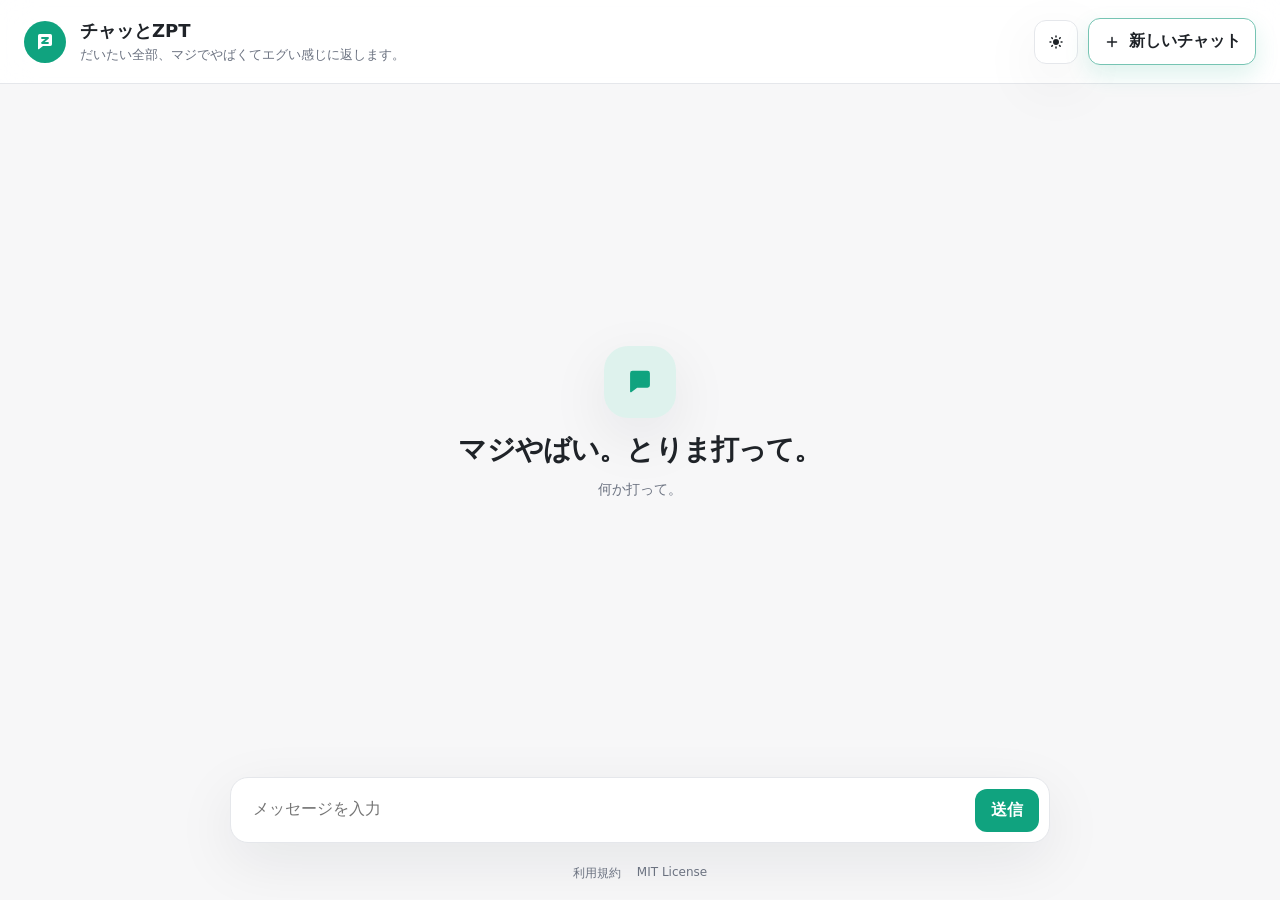
<file: index.html>
<!doctype html>
<html lang="ja">

<head>
  <meta charset="utf-8">
  <meta name="viewport" content="width=device-width, initial-scale=1">
  <meta name="description"
    content="「現代人の語彙力の低下＝昔のLLMっぽい」という意図を表現したインタラクティブアート作品。「やばい」「エグい」などの代替トークンだけで返答するチャット風Webアプリです。">
  <title>チャッとZPT</title>
  <link rel="stylesheet" href="styles.css">
</head>

<body>
  <div class="app-shell">
    <main class="chat-panel">
      <header class="topbar">
        <div class="topbar-left">
          <div class="topbar-logo" aria-hidden="true">
            <svg viewBox="0 0 24 24">
              <path
                d="M5 5.75A1.75 1.75 0 0 1 6.75 4h10.5A1.75 1.75 0 0 1 19 5.75v8.5A1.75 1.75 0 0 1 17.25 16H10l-4.2 3.15A.5.5 0 0 1 5 18.75v-13Z" />
              <path d="M9 8h6l-6 5h6" class="avatar-cut" />
            </svg>
          </div>
          <div>
            <h1>チャッとZPT</h1>
            <p>だいたい全部、マジでやばくてエグい感じに返します。</p>
          </div>
        </div>
        <div class="topbar-actions">
          <button class="theme-toggle" type="button" id="themeToggleButton" aria-label="ダークモードに切り替え">
            <svg viewBox="0 0 24 24" aria-hidden="true">
              <path
                d="M12 3a1 1 0 0 1 1 1v1.2a1 1 0 1 1-2 0V4a1 1 0 0 1 1-1Zm6.36 2.64a1 1 0 0 1 0 1.41l-.85.85a1 1 0 0 1-1.41-1.41l.85-.85a1 1 0 0 1 1.41 0ZM12 8a4 4 0 1 1 0 8 4 4 0 0 1 0-8Zm9 4a1 1 0 0 1-1 1h-1.2a1 1 0 1 1 0-2H20a1 1 0 0 1 1 1Zm-3.49 4.1.85.85a1 1 0 0 1-1.41 1.41l-.85-.85a1 1 0 1 1 1.41-1.41ZM12 17.8a1 1 0 0 1 1 1V20a1 1 0 1 1-2 0v-1.2a1 1 0 0 1 1-1Zm-5.51-1.7a1 1 0 0 1 1.41 1.41l-.85.85a1 1 0 0 1-1.41-1.41l.85-.85ZM6.2 12a1 1 0 0 1-1 1H4a1 1 0 1 1 0-2h1.2a1 1 0 0 1 1 1Zm1.7-5.51A1 1 0 0 1 6.49 7.9l-.85-.85a1 1 0 0 1 1.41-1.41l.85.85Z" />
            </svg>
          </button>
          <button class="new-chat" type="button" id="newChatButton">
            <svg viewBox="0 0 24 24" aria-hidden="true">
              <path
                d="M12 5a1 1 0 0 1 1 1v5h5a1 1 0 1 1 0 2h-5v5a1 1 0 1 1-2 0v-5H6a1 1 0 1 1 0-2h5V6a1 1 0 0 1 1-1Z" />
            </svg>
            <span>新しいチャット</span>
          </button>
        </div>
      </header>

      <section class="messages" id="messages" aria-live="polite" aria-label="メッセージ">
        <article class="message assistant-message">
          <div class="avatar" aria-hidden="true">
            <svg viewBox="0 0 24 24">
              <path
                d="M5 5.75A1.75 1.75 0 0 1 6.75 4h10.5A1.75 1.75 0 0 1 19 5.75v8.5A1.75 1.75 0 0 1 17.25 16H10l-4.2 3.15A.5.5 0 0 1 5 18.75v-13Z" />
              <path d="M9 8h6l-6 5h6" class="avatar-cut" />
            </svg>
          </div>
          <div class="bubble">
            <p>マジやばい。それエグいわ。何でも投げて。</p>
          </div>
        </article>
      </section>

      <form class="composer" id="composer">
        <label class="sr-only" for="promptInput">メッセージ</label>
        <textarea id="promptInput" name="prompt" rows="1" placeholder="メッセージを入力" autocomplete="off"></textarea>
        <button type="submit" aria-label="送信">送信</button>
      </form>

      <footer class="legal-footer" aria-label="法務情報">
        <a href="terms.html">利用規約</a>
        <a href="license.html">MIT License</a>
      </footer>
    </main>
  </div>

  <script src="script.js"></script>
</body>

</html>
</file>
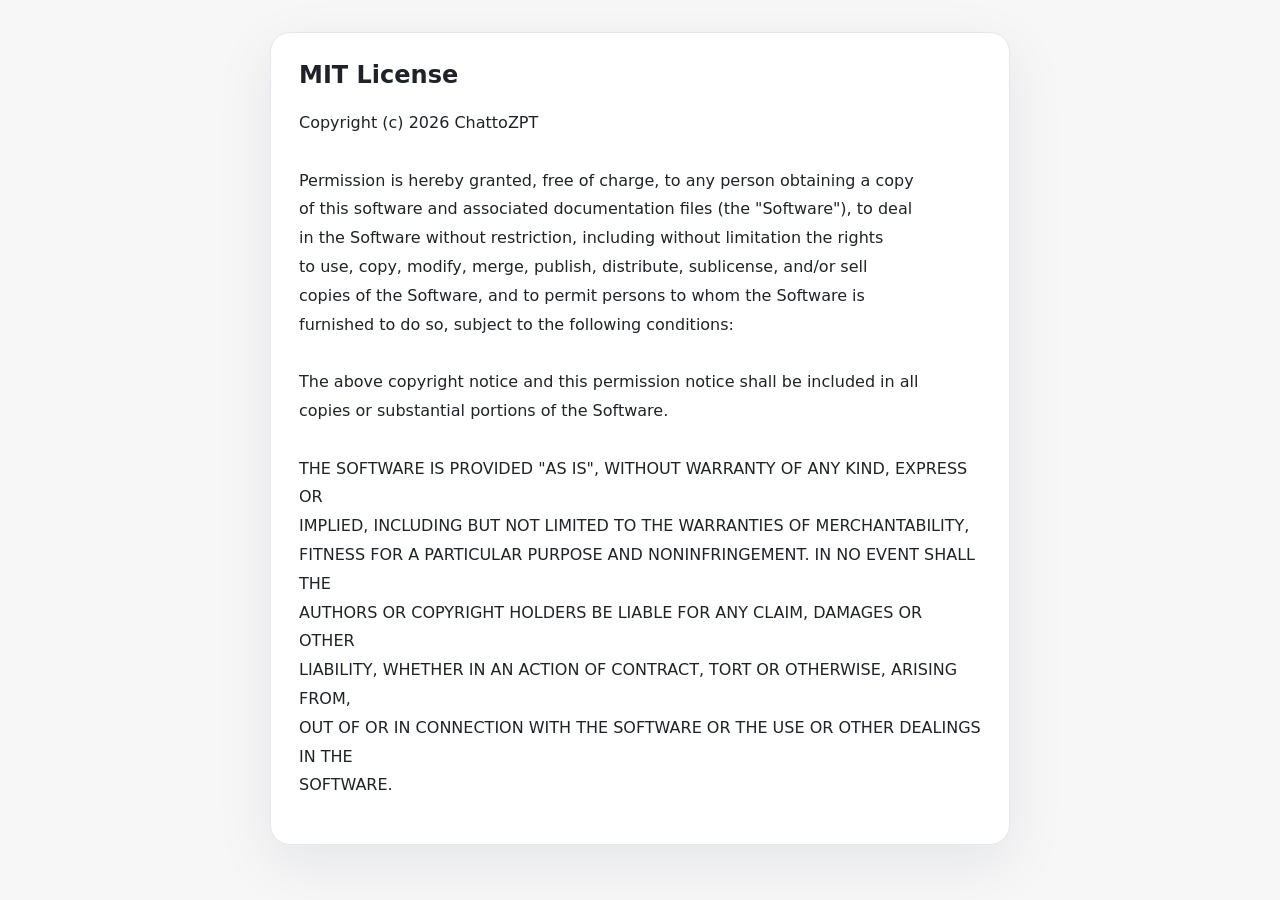
<file: license.html>
<!doctype html>
<html lang="ja">
  <head>
    <meta charset="utf-8">
    <meta name="viewport" content="width=device-width, initial-scale=1">
    <title>MIT License - チャッとZPT</title>
    <link rel="stylesheet" href="styles.css">
    <style>
      body {
        overflow: auto;
      }

      .doc-page {
        max-width: 780px;
        margin: 0 auto;
        padding: 32px 20px 48px;
      }

      .doc-card {
        padding: 28px;
        border: 1px solid var(--line);
        border-radius: 20px;
        background: var(--panel);
        box-shadow: var(--shadow);
      }

      .doc-card h1 {
        margin: 0 0 20px;
      }

      .doc-card p {
        color: var(--text);
        line-height: 1.8;
        white-space: pre-wrap;
      }
    </style>
  </head>
  <body>
    <main class="doc-page">
      <article class="doc-card">
        <h1>MIT License</h1>
        <p>Copyright (c) 2026 ChattoZPT

Permission is hereby granted, free of charge, to any person obtaining a copy
of this software and associated documentation files (the "Software"), to deal
in the Software without restriction, including without limitation the rights
to use, copy, modify, merge, publish, distribute, sublicense, and/or sell
copies of the Software, and to permit persons to whom the Software is
furnished to do so, subject to the following conditions:

The above copyright notice and this permission notice shall be included in all
copies or substantial portions of the Software.

THE SOFTWARE IS PROVIDED "AS IS", WITHOUT WARRANTY OF ANY KIND, EXPRESS OR
IMPLIED, INCLUDING BUT NOT LIMITED TO THE WARRANTIES OF MERCHANTABILITY,
FITNESS FOR A PARTICULAR PURPOSE AND NONINFRINGEMENT. IN NO EVENT SHALL THE
AUTHORS OR COPYRIGHT HOLDERS BE LIABLE FOR ANY CLAIM, DAMAGES OR OTHER
LIABILITY, WHETHER IN AN ACTION OF CONTRACT, TORT OR OTHERWISE, ARISING FROM,
OUT OF OR IN CONNECTION WITH THE SOFTWARE OR THE USE OR OTHER DEALINGS IN THE
SOFTWARE.</p>
      </article>
    </main>
  </body>
</html>
</file>
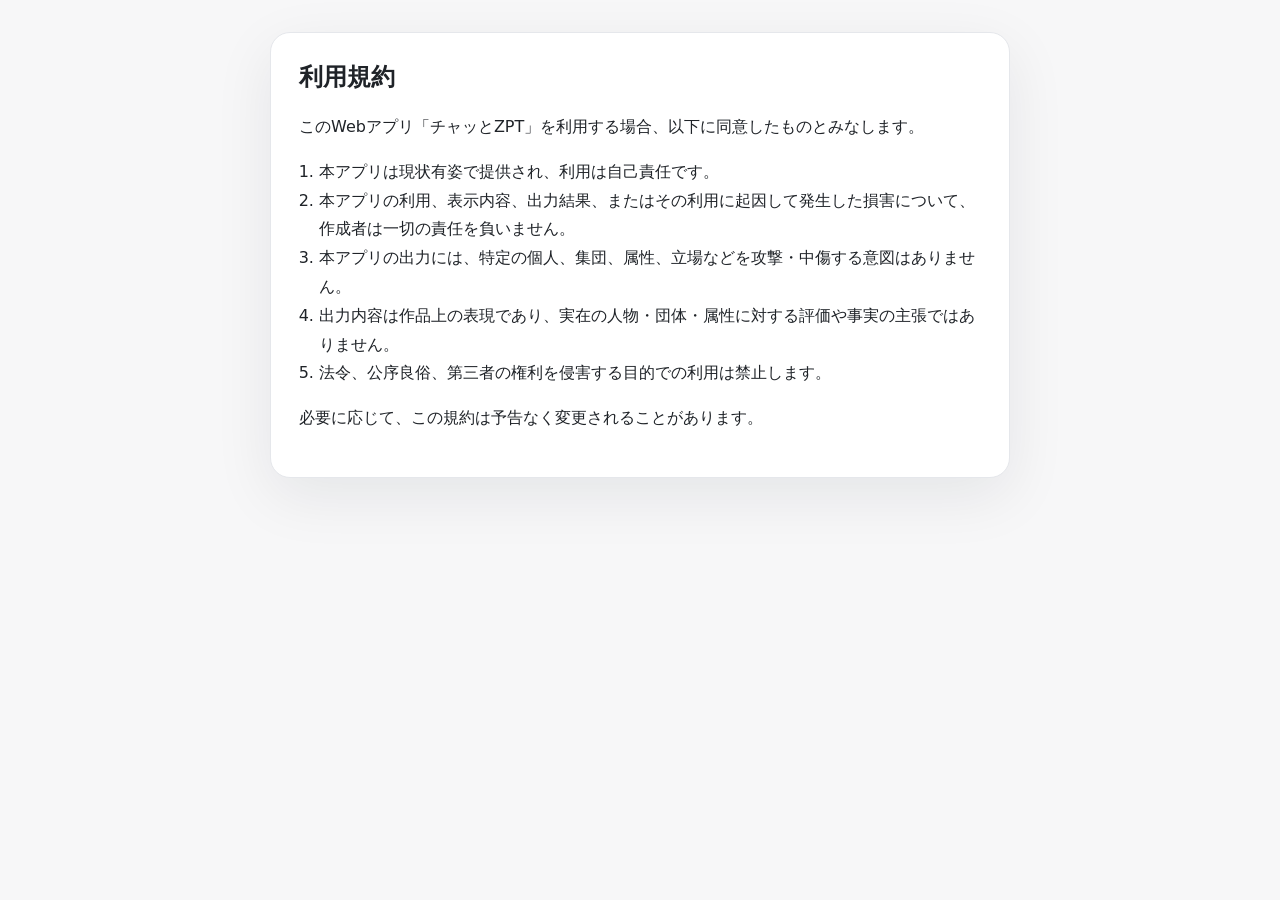
<file: terms.html>
<!doctype html>
<html lang="ja">
  <head>
    <meta charset="utf-8">
    <meta name="viewport" content="width=device-width, initial-scale=1">
    <title>利用規約 - チャッとZPT</title>
    <link rel="stylesheet" href="styles.css">
    <style>
      body {
        overflow: auto;
      }

      .doc-page {
        max-width: 780px;
        margin: 0 auto;
        padding: 32px 20px 48px;
      }

      .doc-card {
        padding: 28px;
        border: 1px solid var(--line);
        border-radius: 20px;
        background: var(--panel);
        box-shadow: var(--shadow);
      }

      .doc-card h1 {
        margin: 0 0 20px;
      }

      .doc-card h2 {
        margin: 24px 0 10px;
      }

      .doc-card p,
      .doc-card li {
        color: var(--text);
        line-height: 1.8;
      }

      .doc-card ol {
        padding-left: 20px;
      }

      .doc-card a {
        color: var(--accent);
      }
    </style>
  </head>
  <body>
    <main class="doc-page">
      <article class="doc-card">
        <h1>利用規約</h1>
        <p>このWebアプリ「チャッとZPT」を利用する場合、以下に同意したものとみなします。</p>
        <ol>
          <li>本アプリは現状有姿で提供され、利用は自己責任です。</li>
          <li>本アプリの利用、表示内容、出力結果、またはその利用に起因して発生した損害について、作成者は一切の責任を負いません。</li>
          <li>本アプリの出力には、特定の個人、集団、属性、立場などを攻撃・中傷する意図はありません。</li>
          <li>出力内容は作品上の表現であり、実在の人物・団体・属性に対する評価や事実の主張ではありません。</li>
          <li>法令、公序良俗、第三者の権利を侵害する目的での利用は禁止します。</li>
        </ol>
        <p>必要に応じて、この規約は予告なく変更されることがあります。</p>
      </article>
    </main>
  </body>
</html>
</file>
<file: styles.css>
:root {
  --bg: #f7f7f8;
  --panel: #ffffff;
  --text: #1f2328;
  --muted: #6b7280;
  --line: #e5e7eb;
  --accent: #10a37f;
  --accent-dark: #0f8f70;
  --assistant: #e9ecef;
  --user: #d8f3e8;
  --bubble-line: #d4d9df;
  --user-bubble-line: #9edbc7;
  --topbar: rgba(255, 255, 255, 0.9);
  --button: #ffffff;
  --button-hover: #eef2f7;
  --icon-on-accent: #ffffff;
  --shadow: 0 18px 60px rgba(15, 23, 42, 0.08);
  color-scheme: light;
}

[data-theme="dark"] {
  --bg: #101214;
  --panel: #181b1f;
  --text: #f3f4f6;
  --muted: #a1a8b3;
  --line: #2b3036;
  --accent: #19c99c;
  --accent-dark: #12ac84;
  --assistant: #20242a;
  --user: #153f35;
  --bubble-line: #303741;
  --user-bubble-line: #1d604f;
  --topbar: rgba(16, 18, 20, 0.9);
  --button: #22272e;
  --button-hover: #2d333b;
  --shadow: 0 18px 60px rgba(0, 0, 0, 0.36);
  color-scheme: dark;
}

* {
  box-sizing: border-box;
}

html {
  height: 100%;
}

body {
  margin: 0;
  height: 100%;
  overflow: hidden;
  background: var(--bg);
  color: var(--text);
  font-family: ui-sans-serif, system-ui, -apple-system, BlinkMacSystemFont, "Segoe UI", sans-serif;
}

button,
textarea {
  font: inherit;
}

.app-shell {
  height: 100dvh;
  min-height: 0;
}

.new-chat {
  display: inline-flex;
  align-items: center;
  gap: 8px;
  flex: 0 0 auto;
  border: 1px solid color-mix(in srgb, var(--accent) 52%, var(--line));
  border-radius: 12px;
  background: var(--button);
  color: var(--text);
  cursor: pointer;
  padding: 12px 14px;
  font-weight: 700;
  box-shadow: 0 10px 24px rgba(16, 163, 127, 0.14);
}

.new-chat:hover {
  background: var(--button-hover);
}

.new-chat svg,
.theme-toggle svg {
  width: 18px;
  height: 18px;
  fill: currentColor;
}

.chat-panel {
  display: grid;
  grid-template-rows: auto 1fr auto;
  min-width: 0;
  min-height: 0;
  height: 100%;
}

.topbar {
  display: flex;
  align-items: center;
  justify-content: space-between;
  flex: 0 0 auto;
  gap: 14px;
  padding: 18px 24px;
  border-bottom: 1px solid var(--line);
  background: var(--topbar);
  backdrop-filter: blur(16px);
}

.topbar-left {
  display: flex;
  align-items: center;
  gap: 14px;
}

.topbar-logo {
  display: grid;
  width: 42px;
  height: 42px;
  place-items: center;
  flex-shrink: 0;
  border-radius: 999px;
  background: var(--accent);
  color: var(--icon-on-accent);
}

.topbar-logo svg {
  width: 24px;
  height: 24px;
  fill: currentColor;
}

.topbar-actions {
  display: flex;
  align-items: center;
  gap: 10px;
  margin-left: auto;
}

.theme-toggle {
  display: inline-grid;
  width: 44px;
  height: 44px;
  place-items: center;
  border: 1px solid var(--line);
  border-radius: 12px;
  background: var(--button);
  color: var(--text);
  cursor: pointer;
  box-shadow: var(--shadow);
}

.theme-toggle:hover {
  background: var(--button-hover);
}

.topbar h1 {
  margin: 0;
  font-size: 18px;
}

.topbar p {
  margin: 3px 0 0;
  color: var(--muted);
  font-size: 13px;
}

.messages {
  position: relative;
  display: grid;
  align-content: start;
  min-height: 0;
  overflow-y: auto;
  overscroll-behavior: contain;
  padding: clamp(14px, 3vh, 28px) 20px;
}

.messages-empty {
  align-content: start;
}

.empty-state {
  position: absolute;
  inset: 0;
  display: grid;
  justify-items: center;
  align-content: center;
  gap: 14px;
  width: min(520px, 100%);
  padding: 12px 20px 28px;
  text-align: center;
  pointer-events: none;
  margin: 0 auto;
}

.empty-state-mark {
  display: grid;
  place-items: center;
  width: 72px;
  height: 72px;
  border-radius: 24px;
  background: color-mix(in srgb, var(--accent) 14%, var(--panel));
  color: var(--accent);
  box-shadow: var(--shadow);
}

.empty-state-mark svg {
  width: 34px;
  height: 34px;
  fill: currentColor;
}

.empty-state-copy {
  margin: 0;
  font-size: clamp(20px, 3vw, 28px);
  font-weight: 800;
  letter-spacing: -0.03em;
  line-height: 1.25;
}

.empty-state-hint {
  margin: 0;
  color: var(--muted);
  font-size: 14px;
}

.message {
  display: grid;
  grid-template-columns: 36px minmax(0, 720px) 36px;
  gap: 14px;
  margin: 0 auto 18px;
  width: min(900px, 100%);
}

.message:last-child {
  margin-bottom: 0;
}

.avatar {
  display: grid;
  width: 36px;
  height: 36px;
  place-items: center;
  border-radius: 999px;
  background: var(--accent);
  color: var(--icon-on-accent);
}

.user-message .avatar {
  background: #111827;
}

.avatar svg {
  width: 22px;
  height: 22px;
  fill: currentColor;
}

.avatar-cut {
  fill: none;
  stroke: var(--accent);
  stroke-linecap: round;
  stroke-linejoin: round;
  stroke-width: 1.8;
}

.bubble {
  grid-column: 2;
  border: 1px solid var(--bubble-line);
  border-radius: 18px;
  padding: 9px 14px;
  background: var(--assistant);
  box-shadow: var(--shadow);
  line-height: 1.75;
  white-space: pre-wrap;
}

.assistant-message .avatar {
  grid-column: 1;
}

.assistant-message .bubble {
  justify-self: start;
}

.user-message .avatar {
  grid-column: 3;
  grid-row: 1;
}

.user-message .bubble {
  grid-column: 2;
  justify-self: end;
  border-color: var(--user-bubble-line);
  background: var(--user);
}

.bubble p {
  margin: 0;
}

.typing-cursor::after {
  content: "";
  display: inline-block;
  width: 8px;
  height: 1.15em;
  margin-left: 3px;
  vertical-align: -0.2em;
  background: var(--accent);
  animation: blink 0.8s steps(2, start) infinite;
}

.composer {
  display: grid;
  grid-template-columns: 1fr auto;
  flex: 0 0 auto;
  gap: 10px;
  width: min(820px, calc(100% - 32px));
  margin: 0 auto 22px;
  padding: 10px;
  border: 1px solid var(--line);
  border-radius: 18px;
  background: var(--panel);
  box-shadow: var(--shadow);
}

.composer textarea {
  max-height: 180px;
  min-height: 44px;
  resize: none;
  border: 0;
  outline: 0;
  padding: 11px 12px;
  background: transparent;
  color: var(--text);
}

.composer button {
  align-self: end;
  border: 0;
  border-radius: 12px;
  background: var(--accent);
  color: #fff;
  cursor: pointer;
  padding: 11px 16px;
  font-weight: 700;
}

.composer button:hover {
  background: var(--accent-dark);
}

.composer button:disabled {
  cursor: not-allowed;
  opacity: 0.55;
}

.legal-footer {
  display: flex;
  justify-content: center;
  gap: 16px;
  padding: 0 0 18px;
  color: var(--muted);
  font-size: 12px;
}

.legal-footer a {
  color: inherit;
  text-decoration: none;
}

.legal-footer a:hover {
  color: var(--text);
  text-decoration: underline;
}

.sr-only {
  position: absolute;
  width: 1px;
  height: 1px;
  padding: 0;
  margin: -1px;
  overflow: hidden;
  clip: rect(0, 0, 0, 0);
  white-space: nowrap;
  border: 0;
}

@keyframes blink {
  50% {
    opacity: 0;
  }
}

@media (max-width: 760px) {
  .topbar {
    align-items: stretch;
    padding: 14px;
    flex-direction: column;
  }

  .topbar-actions {
    width: 100%;
    margin-left: 0;
    justify-content: flex-end;
  }

  .new-chat {
    flex: 1;
    justify-content: center;
  }

  .message {
    grid-template-columns: 32px minmax(0, 1fr) 32px;
  }

  .avatar {
    width: 32px;
    height: 32px;
  }

  .legal-footer {
    padding-bottom: 12px;
  }
}
</file>
